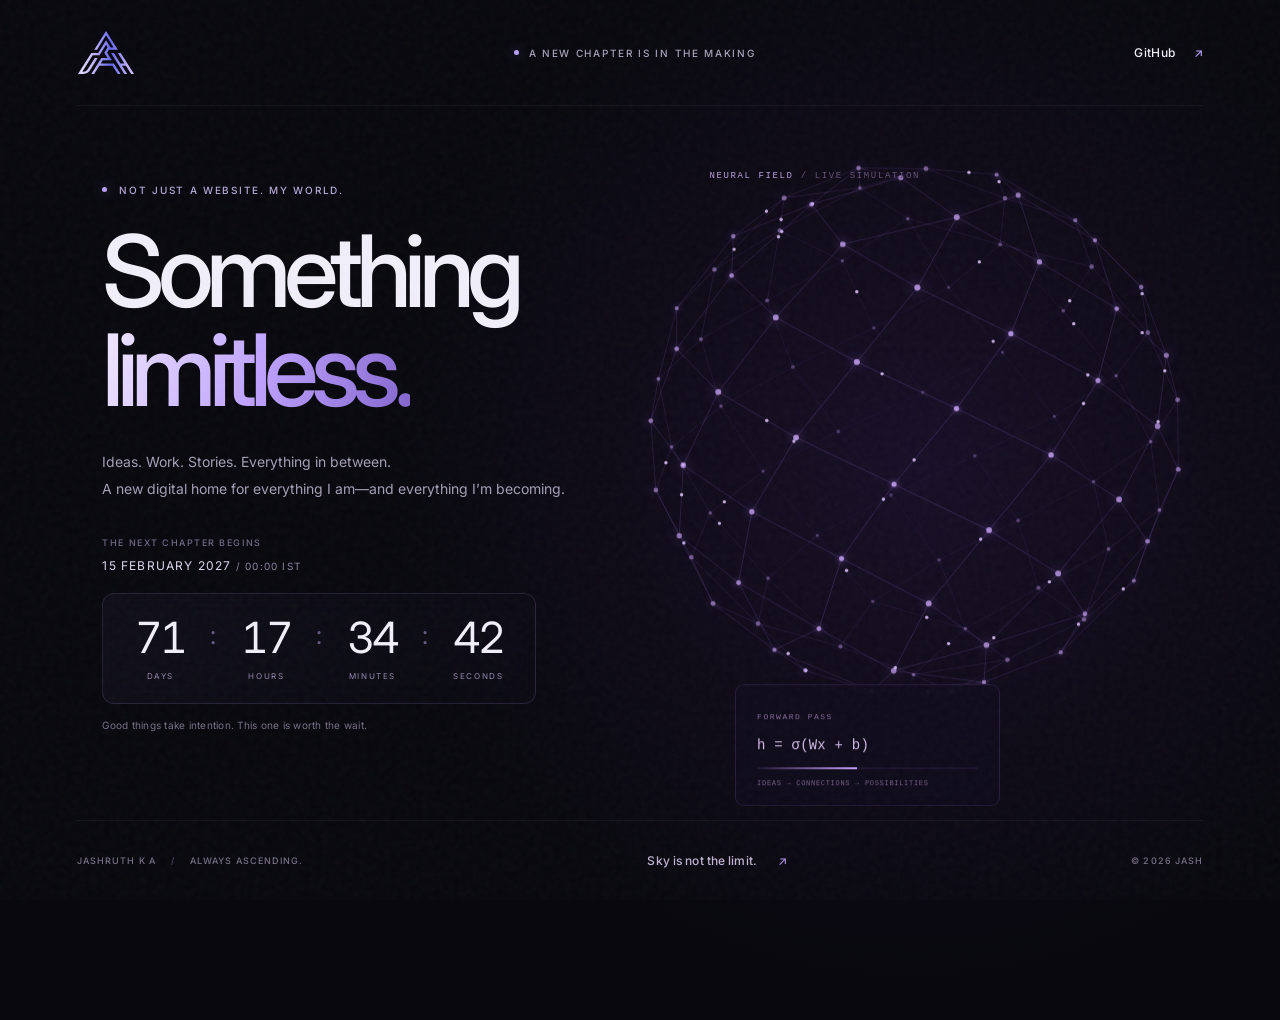
<file: index.html>
<!doctype html>
<html lang="en">
<head>
<meta charset="utf-8"><meta name="viewport" content="width=device-width,initial-scale=1">
<title>Jash — Launching 15 February 2027</title>
<meta name="description" content="A new digital home for everything Jash. Ideas, work, stories, and everything in between. Launching 15 February 2027.">
<meta name="theme-color" content="#08080e">
<link rel="icon" href="images/favicon.svg" type="image/svg+xml">
<link rel="preconnect" href="https://fonts.googleapis.com"><link rel="preconnect" href="https://fonts.gstatic.com" crossorigin>
<link href="https://fonts.googleapis.com/css2?family=Inter:wght@400;500;600;700;800&display=swap" rel="stylesheet">
<link rel="stylesheet" href="launch.css"><script src="launch.js" defer></script>
</head>
<body>
<div class="logo-intro" id="logo-intro" aria-label="Jash introduction"><div class="intro-grid" aria-hidden="true"></div><div class="intro-core"><span class="intro-kicker">CONNECTING THE DOTS</span><svg viewBox="154 273 1292 1017" aria-hidden="true"><g><path pathLength="1" d="M538 719 801 293 1064 719H865L825 785 931 956H728L684 1028H976L1126 1270H1062L944 1080H652L536 1270H472L697 904H834L762 786 836 663 802 605 656 843H503L271 1218H295Q354 1218 384 1173L551 906H615L429 1207Q381 1269 295 1270H174L472 791H625L802 504 903 667H970L801 394 602 719Z"/><path pathLength="1" d="M911 791H976L1123 1028H1211L1064 791H1129L1426 1270H1362L1244 1080H1156L1274 1270H1209Z"/></g></svg><span class="intro-caption">JASH <span>/</span> ALWAYS ASCENDING</span><div class="intro-progress"></div></div><button class="intro-skip" id="intro-skip" type="button">Skip intro ↗</button></div>
<div class="grain" aria-hidden="true"></div>
<header><a class="brand" href="./" aria-label="Jash home"><img src="images/jash-logo.svg" alt="Jash" width="58" height="46"></a><span class="status"><i></i> A NEW CHAPTER IS IN THE MAKING</span><a class="social" href="https://github.com/jashruth-k-a">GitHub <span aria-hidden="true">↗</span></a></header>
<main>
<div class="universe neural-universe" aria-hidden="true"><div class="halo"></div><canvas id="neural-canvas"></canvas><div class="neural-label">NEURAL FIELD <span> / LIVE SIMULATION</span></div><div class="math-panel"><span class="math-label">FORWARD PASS</span><div id="calculation">h = σ(Wx + b)</div><div class="math-meter"><span></span></div><span class="math-foot">IDEAS → CONNECTIONS → POSSIBILITIES</span></div></div>
<section class="hero" aria-labelledby="launch-title">
<p class="eyebrow"><span></span> NOT JUST A WEBSITE. MY WORLD.</p>
<h1 id="launch-title">Something<br><span>limitless.</span></h1>
<p class="intro">Ideas. Work. Stories. Everything in between.<br>A new digital home for everything I am—and everything I’m becoming.</p>
<div class="launch-meta"><span class="small-label">THE NEXT CHAPTER BEGINS</span><time datetime="2027-02-15T00:00:00+05:30">15 FEBRUARY 2027 <span> / 00:00 IST</span></time></div>
<div class="countdown" role="timer" aria-label="Time until launch"><div><span id="days">—</span><small>DAYS</small></div><b aria-hidden="true">:</b><div><span id="hours">—</span><small>HOURS</small></div><b aria-hidden="true">:</b><div><span id="minutes">—</span><small>MINUTES</small></div><b aria-hidden="true">:</b><div><span id="seconds">—</span><small>SECONDS</small></div></div>
<p id="launch-message" class="countdown-note">Good things take intention. This one is worth the wait.</p>
<noscript><p class="countdown-note">Launching 15 February 2027 at midnight IST. Enable JavaScript for the live countdown.</p></noscript>
</section>
</main>
<footer><span>JASHRUTH K A <span class="footer-divider">/</span> ALWAYS ASCENDING.</span><span class="motto">Sky is not the limit.<span aria-hidden="true"> ↗</span></span><span>© <span id="year">2026</span> JASH</span></footer>
</body></html>
</file>
<file: launch.css>
:root{color-scheme:dark;--bg:#08080e;--ink:#f1eff9;--muted:#9692a9;--violet:#b6a0fc}*{box-sizing:border-box}body{margin:0;background:var(--bg);color:var(--ink);font-family:Inter,Arial,sans-serif;min-height:100svh;overflow-x:hidden}a{color:inherit;text-decoration:none}a:focus-visible{outline:2px solid var(--violet);outline-offset:7px}header,footer{position:relative;z-index:3;display:flex;align-items:center;justify-content:space-between;margin:0 6vw}header{height:106px;border-bottom:1px solid #ffffff0d}.brand img{display:block;object-fit:contain}.status,.social,.eyebrow,.small-label,footer,.coordinate{font-size:10px;letter-spacing:.17em;font-weight:500}.status{color:#a9a3ba;display:flex;align-items:center;gap:10px}.status i,.eyebrow>span{width:5px;height:5px;border-radius:50%;background:#b7a0ff;box-shadow:0 0 12px #b7a0ff88}.social{font-size:12px;letter-spacing:.03em}.social span{margin-left:15px;color:var(--violet)}main{position:relative;min-height:calc(100svh - 186px);display:flex;align-items:center;padding:54px 8vw 65px;isolation:isolate}.hero{position:relative;z-index:2;max-width:750px}.eyebrow{display:flex;align-items:center;gap:12px;color:#b6a9d9;margin:0 0 26px}h1{font-size:clamp(68px,7.8vw,120px);letter-spacing:-.075em;line-height:.99;font-weight:500;margin:0 0 28px}h1>span{background:linear-gradient(110deg,#eee5ff 5%,#c0a4ff 50%,#8163cc);background-clip:text;-webkit-background-clip:text;color:transparent}.intro{font-size:14px;line-height:1.95;color:#a5a0b5;max-width:470px;margin:0 0 35px}.launch-meta{display:flex;flex-direction:column;gap:10px}.small-label{font-size:9px;color:#716a85}time{font-size:12px;letter-spacing:.1em;color:#ded7ee}time span{font-size:10px;color:#8f869f}.countdown{display:flex;align-items:flex-start;gap:19px;margin-top:20px;padding:22px 26px;background:linear-gradient(120deg,#b7a0ff0c,#b7a0ff03);border:1px solid #c9b5ff22;border-radius:12px;backdrop-filter:blur(12px);width:fit-content}.countdown>div{min-width:62px;text-align:center}.countdown div>span{display:block;font-size:43px;line-height:1;font-weight:400;font-variant-numeric:tabular-nums;letter-spacing:-.06em}.countdown small{display:block;margin-top:12px;font-size:8px;letter-spacing:.2em;color:#9588b0}.countdown b{font-size:25px;font-weight:400;line-height:38px;color:#675a80}.countdown-note{font-size:10px;color:#797186;letter-spacing:.025em;margin:15px 0 0}.universe{position:absolute;z-index:0;width:min(75vw,1050px);aspect-ratio:1;right:-12vw;top:50%;transform:translateY(-50%);pointer-events:none}.halo{position:absolute;inset:-15%;background:radial-gradient(ellipse,#6232a22b 0,#49246c15 40%,transparent 67%)}.planet{position:absolute;inset:22%;border-radius:50%;background:radial-gradient(circle at 32% 24%,#34274b 0,#1b122a 28%,#0b0912 60%,#07070c 80%);box-shadow:inset 2px 2px 4px #e6ccff6b,inset 12px 12px 35px #9761cb21,14px 16px 75px #0008,-12px -12px 80px #9159d824;animation:breathe 10s ease-in-out infinite alternate}.planet:after{content:'';position:absolute;inset:0;border-radius:inherit;background:repeating-linear-gradient(135deg,transparent 0 3px,#ffffff02 4px 5px);opacity:.25}.orbit{position:absolute;border:1px solid #bd93f62b;border-radius:50%;inset:6%;transform:rotate(-33deg) scaleY(.45);box-shadow:0 0 16px #b687f507}.orbit-one{border-top-color:#d8b8ff88;animation:orbit-drift 24s ease-in-out infinite alternate}.orbit-two{inset:0%;transform:rotate(36deg) scaleY(.62);border-left-color:#b087ec55}.orbit-three{inset:12%;transform:rotate(-65deg) scaleY(.6);border-bottom-color:#b087ec55}.star{position:absolute;width:5px;height:5px;border-radius:50%;background:#f0dfff;box-shadow:0 0 16px 4px #be85ff66}.star-one{left:14%;top:64%}.star-two{right:19%;top:22%;width:3px;height:3px}.coordinate{position:absolute;bottom:15%;right:24%;color:#77628f;font-size:9px}.grain{position:fixed;inset:0;pointer-events:none;z-index:5;opacity:.035;background-image:url("data:image/svg+xml,%3Csvg viewBox='0 0 180 180' xmlns='http://www.w3.org/2000/svg'%3E%3Cfilter id='n'%3E%3CfeTurbulence type='fractalNoise' baseFrequency='.8' numOctaves='3' stitchTiles='stitch'/%3E%3C/filter%3E%3Cpath fill='%23fff' filter='url(%23n)' d='M0 0h180v180H0z'/%3E%3C/svg%3E")}footer{min-height:80px;border-top:1px solid #ffffff0d;color:#787185;gap:20px;font-size:9px;letter-spacing:.12em}.footer-divider{color:#4e405e;margin:0 12px}.motto{font-size:12px;letter-spacing:.01em;color:#c0b4d3}.motto>span{color:#ac8ee4;margin-left:18px}@keyframes breathe{to{box-shadow:inset 2px 2px 6px #e6ccff8b,inset 12px 12px 40px #9761cb31,14px 16px 75px #0008,-12px -12px 100px #9159d83b}}@keyframes orbit-drift{to{transform:rotate(-24deg) scaleY(.48)}}@media(min-width:1700px){main{padding-left:12vw}.universe{right:-3vw}}@media(max-width:760px){header{height:84px;margin:0 7vw}.status{font-size:8px;letter-spacing:.08em}.social{display:none}.brand img{width:44px;height:36px}main{padding:70px 7vw 50px;min-height:calc(100svh - 180px)}.universe{width:110vw;right:-52vw;top:37%;opacity:.65}.hero{width:100%}h1{font-size:clamp(60px,13vw,94px)}.eyebrow{font-size:8px;letter-spacing:.12em}.intro{max-width:330px;font-size:13px}.countdown{gap:10px;padding:20px 16px;max-width:100%}.countdown>div{min-width:46px}.countdown div>span{font-size:34px}.countdown b{font-size:21px;line-height:30px}.countdown small{font-size:7px}.countdown-note{font-size:9px}footer{margin:0 7vw;padding:22px 0;flex-wrap:wrap;min-height:96px;font-size:8px}.motto{order:3;width:100%;font-size:11px}}@media(prefers-reduced-motion:reduce){*,*:before,*:after{animation:none!important;transition:none!important}}
/* Neural field and signature formation */
.logo-intro{position:fixed;inset:0;z-index:50;background:#08080efc;display:grid;place-items:center;animation:intro-exit .6s ease 2.8s forwards}.intro-grid{position:absolute;inset:0;background:linear-gradient(#ac8cf70a 1px,transparent 1px),linear-gradient(90deg,#ac8cf70a 1px,transparent 1px),radial-gradient(ellipse at center,#7444bb25,transparent 60%);background-size:64px 64px,64px 64px,100% 100%;mask-image:radial-gradient(ellipse,#000,transparent 75%)}.intro-core{position:relative;display:flex;flex-direction:column;align-items:center;gap:32px}.intro-core svg{width:clamp(150px,20vw,240px);overflow:visible;filter:drop-shadow(0 0 24px #ac7bff38)}.intro-core path{fill:#c4b5fd;fill-opacity:0;stroke:#d4bfff;stroke-width:9;stroke-dasharray:1;stroke-dashoffset:1;animation:logo-trace 1.7s cubic-bezier(.4,0,.2,1) .15s forwards,logo-fill .65s ease 1.65s forwards}.intro-core path+path{animation-delay:.4s,1.85s}.intro-kicker,.intro-caption,.intro-skip{font-family:Inter,Arial,sans-serif;font-size:9px;letter-spacing:.24em;color:#a397ba}.intro-caption span{margin:0 12px;color:#67527f}.intro-progress{width:160px;height:1px;background:#c5a7ff26;overflow:hidden}.intro-progress:after{content:'';display:block;width:100%;height:100%;background:#c4a1ff;transform:scaleX(0);transform-origin:left;animation:progress-fill 2.5s ease forwards}.intro-skip{position:absolute;bottom:35px;right:6vw;border:1px solid #c4a1ff33;background:transparent;border-radius:25px;padding:12px 18px;cursor:pointer}.intro-skip:focus-visible{outline:2px solid #c4b5fd;outline-offset:4px}.logo-intro.is-dismissed{display:none}.neural-universe{width:min(67vw,980px);right:-5vw}.neural-universe canvas{position:absolute;inset:0;width:100%;height:100%}.neural-label{position:absolute;top:16%;left:26%;font:9px monospace;letter-spacing:.18em;color:#baa1df}.neural-label span{color:#655475}.math-panel{position:absolute;bottom:10%;left:29%;width:265px;padding:18px 21px;background:#100c1cc9;border:1px solid #b589ff24;border-radius:9px;backdrop-filter:blur(10px)}.math-label{font:8px monospace;letter-spacing:.19em;color:#87709e}#calculation{font:14px monospace;letter-spacing:.015em;color:#d3bee9;margin:14px 0;white-space:nowrap}.math-meter{height:2px;background:#b589ff13;overflow:hidden}.math-meter span{display:block;height:100%;width:45%;background:linear-gradient(90deg,transparent,#c6a1ff);animation:signal-pass 3s linear infinite}.math-foot{display:block;margin-top:10px;font:7px monospace;letter-spacing:.1em;color:#776187}@keyframes logo-trace{to{stroke-dashoffset:0}}@keyframes logo-fill{to{fill-opacity:1;stroke-opacity:0}}@keyframes progress-fill{to{transform:scaleX(1)}}@keyframes intro-exit{to{opacity:0;visibility:hidden;pointer-events:none}}@keyframes signal-pass{from{transform:translateX(-100%)}to{transform:translateX(325%)}}@media(max-width:760px){.neural-universe{width:120vw;right:-57vw;top:37%;opacity:.5}.math-panel,.neural-label{display:none}.intro-kicker,.intro-caption{font-size:8px}}@media(prefers-reduced-motion:reduce){.logo-intro{display:none}.math-meter span{transform:none}}
</file>
